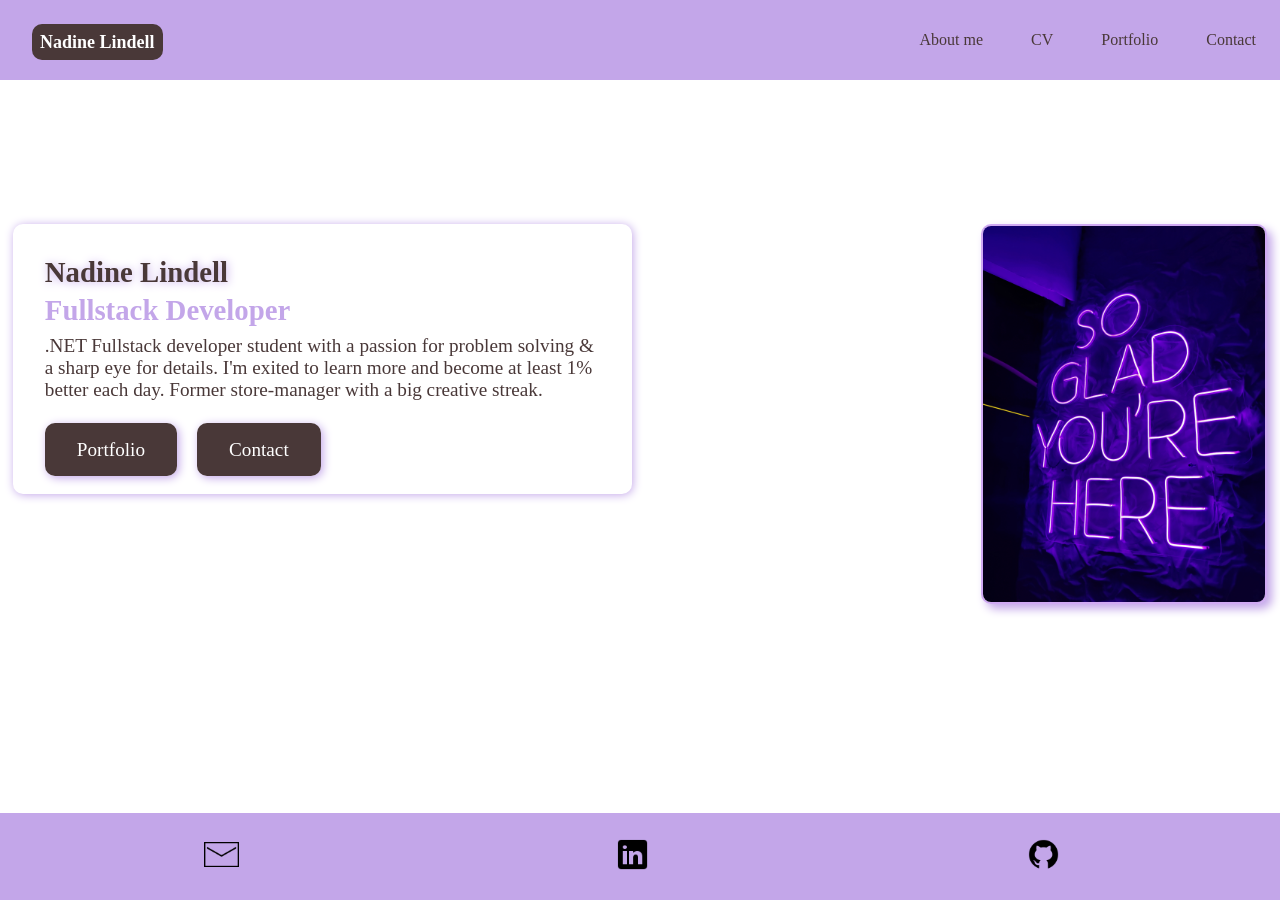
<file: index.html>
<!DOCTYPE html>
<html lang="en">

<head>
    <meta charset="UTF-8">
    <meta name="viewport" content="width=device-width, initial-scale=1.0">
    <link rel="stylesheet" href="styles/shared.css">
    <link rel="stylesheet" href="styles/index.css">
    <title>Nadine Lindell - HomePage</title>
</head>

<body>
    <header>
        <nav>
            <div class="logo"><a class="active" href="index.html">Nadine Lindell</a></div>
            <ul>
                <li><a href="aboutme.html">About me</a></li>
                <li><a href="cv.html">CV</a></li>
                <li><a href="portfolio.html">Portfolio</a></li>
                <li><a href="contact.html">Contact</a></li>
            </ul>
        </nav>
    </header>
    <main>
        <section class="content-container">
            <div class="hero-content">
                <h1>Nadine Lindell</h1>
                <h2>Fullstack Developer</h2>
                <p>.NET Fullstack developer student with a passion for problem solving & a sharp eye for details.
                    I'm
                    exited to learn more and become at least 1% better each day. Former store-manager with a big
                    creative streak.</p>
                <a href="portfolio.html">Portfolio</a>
                <a href="contact.html">Contact</a>
            </div>
            <div class="heroimg-container">
                <img class="hero-img" src="img/jayakar-reddy-epVfK9h5uac-unsplash.jpg"
                    alt="neonSign: glad You are here">
            </div>
        </section>
        <div id="secret-spot" style="width: 30px; height: 30px; cursor: pointer;"></div>
    </main>
    <footer>
        <div class="footer-links">
            <a href="mailto:nadine.lindell@outlook.com"><img
                    src="[data-uri]"
                    alt="mail"></a>
            <a href="https://www.linkedin.com/in/nadine-lindell" target="_blank">
                <img src="[data-uri]"
                    alt="linkedin">
            </a>
            <a href="https://www.github.com/NadineL1" target="_blank">
                <img src="[data-uri]"
                    alt="github">
            </a>
        </div>
    </footer>
    <script src="easteregg.js"></script>
</body>

</html>
</file>
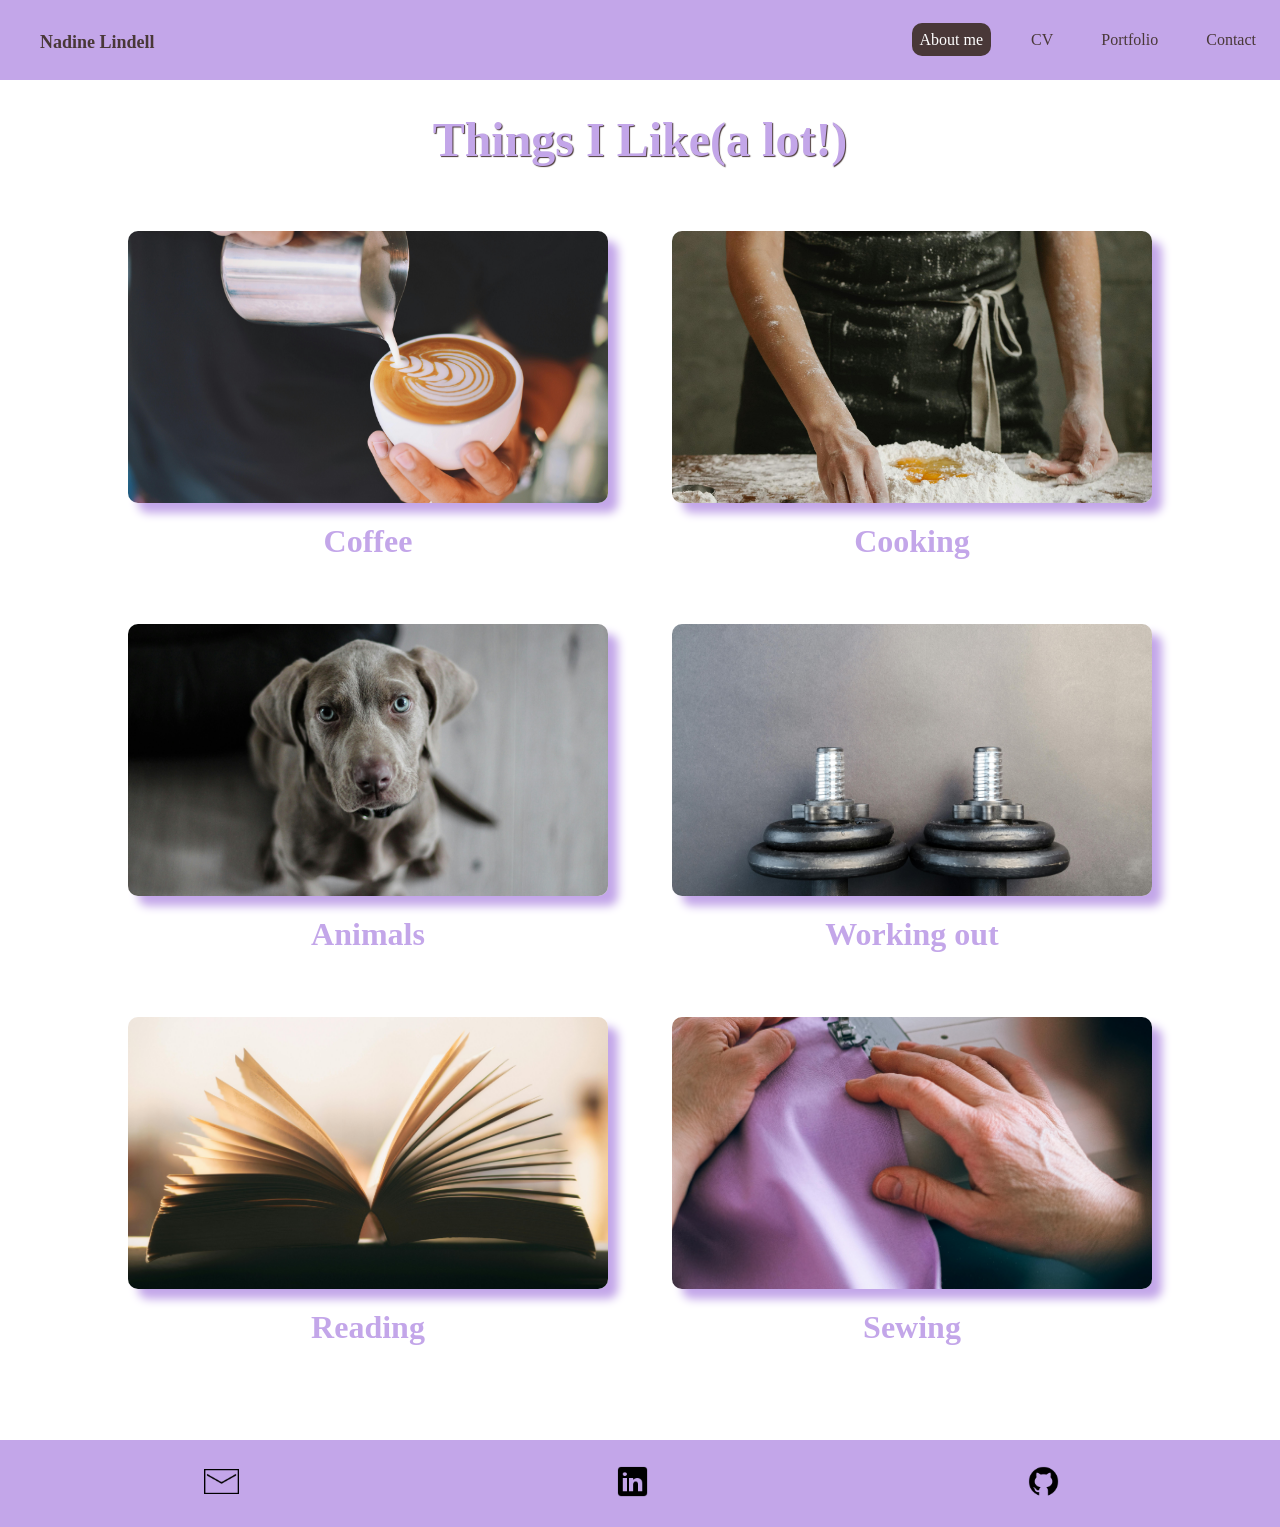
<file: aboutme.html>
<!DOCTYPE html>
<html lang="en">

<head>
    <meta charset="UTF-8">
    <meta name="viewport" content="width=device-width, initial-scale=1.0">
    <link rel="stylesheet" href="styles/shared.css">
    <link rel="stylesheet" href="styles/aboutme.css">
    <title>AboutMe</title>
</head>

<body>
    <header>
        <nav>
            <div class="logo"><a href="index.html">Nadine Lindell</a></div>
            <ul>
                <li><a class="active" href="aboutme.html">About me</a></li>
                <li><a href="cv.html">CV</a></li>
                <li><a href="portfolio.html">Portfolio</a></li>
                <li><a href="contact.html">Contact</a></li>
            </ul>
        </nav>
    </header>
    <main>
        <h1>Things I Like(a lot!)</h1>
        <div class="hobbies">

            <ul>
                <li><img class="hobby-image" src="img/coffee.jpg" alt="coffee">
                    <h2>Coffee</h2>
                </li>
                <li><img class="hobby-image" src="img/cooking.jpg" alt="">
                    <h2>Cooking</h2>
                </li>
                <li><img class="hobby-image" src="img/dog.jpg" alt="">
                    <h2>Animals</h2>
                </li>
                <li><img class="hobby-image" src="img/gym.jpg" alt="">
                    <h2>Working out</h2>
                </li>
                <li><img class="hobby-image" src="img/reading.jpg" alt="">
                    <h2>Reading</h2>
                </li>
                <li><img class="hobby-image" src="img/sewing.jpg" alt="">
                    <h2>Sewing</h2>
                </li>
            </ul>

        </div>
        <div id="secret-spot" style="width: 30px; height: 30px; cursor: pointer;"></div>
    </main>
    <footer>
        <div class="footer-links">
            <a href="mailto:nadine.lindell@outlook.com"><img
                    src="[data-uri]"
                    alt="mail"></a>
            <a href="https://www.linkedin.com/in/nadine-lindell" target="_blank">
                <img src="[data-uri]"
                    alt="linkedin">
            </a>
            <a href="https://www.github.com/NadineL1" target="_blank">
                <img src="[data-uri]"
                    alt="github">
            </a>
        </div>
    </footer>
    <script src="easteregg.js"></script>
</body>

</html>
</file>
<file: styles/shared.css>
@import url('https://fonts.googleapis.com/css2?family=Oswald:wght@200..700&display=swap');
@import url('https://fonts.googleapis.com/css2?family=Source+Serif+4:ital,opsz,wght@0,8..60,200..900;1,8..60,200..900&display=swap');

:root {
    --headerfont: "Oswald", serif;
    --primaryfont: "Source serif", serif;
    --primarycolor: rgb(195, 166, 233);
    --secondarycolor: rgb(73, 56, 56);
    --highlight: rgb(229, 216, 247);
    --shadow: rgb(53, 41, 41);
}

/*scrollbar styling + behaviour*/
html {
    overflow-y: scroll;
    scrollbar-color: var(--secondarycolor) rgba(217, 160, 219, 0.2);
    scrollbar-width: thin;
}

::-webkit-scrollbar {
    width: 10px;
}

::-webkit-scrollbar-track {
    background: rgba(217, 160, 219, 0.1);
    border-radius: 10px;
}

::-webkit-scrollbar-thumb {
    background: var(--secondarycolor);
    border-radius: 10px;
    border: 2px solid transparent;
    background-clip: content-box;
}


* {
    margin: 0;
    padding: 0;
    box-sizing: border-box;
    font-family: var(--primaryfont);
}

/*forcing the body to always fill screen and "pushing" down footer to bottom */
body {
    width: 100%;
    display: flex;
    flex-direction: column;
    min-height: 100vh;
    margin: 0;
}

main {
    flex: 1;
}

nav {
    min-width: 100%;
    display: flex;
    justify-content: space-between;
    align-items: center;
    background-color: var(--primarycolor);
    height: 5rem;
}

.logo {
    font-family: var(--headerfont);
    font-size: large;
    font-weight: bold;
    margin-left: 2rem;
}

nav ul {
    display: flex;
}

nav li {
    list-style: none;
    font-family: var(--primaryfont);
    font-size: 1rem;
    margin: 1rem;
}

nav a {
    color: var(--secondarycolor);
    text-decoration: none;
    border-radius: 10px;
    padding: 0.5rem;
    transition: color 0.5s ease-in;
}

/*hover effect if a is not active page*/
nav a:hover:not(.active) {
    color: white;
}

/*marking the active page*/
.active {
    background-color: var(--secondarycolor);
    color: white;
}


footer {
    min-width: 100%;
    padding: 1.5rem;
    background-color: var(--primarycolor);
    color: var(--secondarycolor);
}

.footer-links {
    display: flex;
    justify-content: space-around;
}

.footer-links img {
    width: 70%;
}

/*When screen is phonesize*/
@media (max-width:48rem) {
    h1 {
        font-size: 2rem;
    }

    h2 {
        font-size: 1.7rem;
    }

    h3 {
        font-size: 1.5rem;
    }

    h4 {
        font-size: 1.2rem;
    }

    p {
        font-size: 1rem;
    }

    nav li {
        font-size: 0.8rem;
        margin: 0.2rem;
    }

    .active {
        background-color: rgba(73, 56, 56, 0.6);
    }

    .logo {
        font-size: 1rem;
        margin-left: 0;
    }
}


/*Accessibility*/
@media (prefers-reduced-motion: reduce) {
    * {
        animation: none !important;
        transition: none !important;
    }
}
</file>
<file: styles/index.css>
.content-container {
    max-width: 1400px;
    margin: 5rem auto;
    display: flex;
    justify-content: space-around;
    gap: 10rem;
    align-items: start;
    padding: 5% 1%;
}

.hero-content {
    flex: 1;
    min-width: 350px;
    max-width: 650px;
    font-size: larger;
    font-family: var(--headerfont);
    color: var(--primarycolor);
    padding: 5rem;
    box-shadow: 1px 1px 10px var(--primarycolor);
    border-radius: 10px;
}

.hero-content p {
    margin-bottom: 2rem;
    color: var(--secondarycolor);
}

.hero-content a {
    text-decoration: none;
    color: white;
    padding: 1rem 2rem;
    background-color: var(--secondarycolor);
    border-radius: 10px;
    box-shadow: 2px 2px 10px var(--primarycolor);
    transition: transform 0.4s ease, background-color 0.4s ease;
    margin-right: 1rem;
}

.hero-content a:hover {
    background-color: var(--primarycolor);
    transform: scale(1.05);
}

h1 {
    color: var(--secondarycolor);
    text-shadow: 1px 1px 10px var(--primarycolor);
    margin-bottom: 0.3rem;
}

h2 {
    margin-bottom: 0.5rem;
}

.heroimg-container {
    flex: 1;
    height: 380px;
    width: auto;
    display: flex;
    justify-content: right;
}

.hero-img {
    object-fit: fill;
    max-height: 380px;
    border: 2px solid rgba(138, 43, 226, 0.4);
    box-shadow: 5px 5px 10px var(--primarycolor);
    border-radius: 10px;
}
@media(max-width: 1300px)
{

    .content-container{
        gap: 5rem;
 
    }
    .hero-content{
        padding:2rem;
    }
}

/*mobile view*/
@media(max-width:48rem)
{
    .hero-content{
        max-width: 450px;
    }
    .content-container{
        flex-direction: column;
        align-items: center;
    }
}
</file>
<file: styles/aboutme.css>
.hobbies {
    display: flex;
    justify-content: center;
    margin: 2rem auto;
}

h1 {
    font-size: 3rem;
    color: var(--primarycolor);
    text-shadow: 1px 1px 1px var(--secondarycolor);
    text-align: center;
    margin-top: 2rem;
    margin-bottom: 0.5rem;
}

ul {
    display: grid;
    grid-template-columns: 1fr 1fr 1fr;
    list-style: none;
}

.hobbies li {
    margin: 2rem;
    transition: transform 0.4s ease;
}

.hobbies h2 {
    color: var(--primarycolor);
    font-size: 2rem;
    text-align: center;
    margin-top: 1rem;
}

.hobby-image {
    width: 35rem;
    height: 22rem;
    object-fit: cover;
    border-radius: 10px;
    box-shadow: 10px 10px 10px var(--primarycolor);

}

.hobbies li:hover {
    transform: scale(1.1);
}


@media(max-width:1600px)
{
    .hobby-image{
        width: 30rem;
        height: 17rem;
    }
    ul{
        grid-template-columns: 1fr 1fr;
    }

}

@media(max-width:48rem)
{
    ul{
        grid-template-columns: 1fr;
    }
}
</file>
